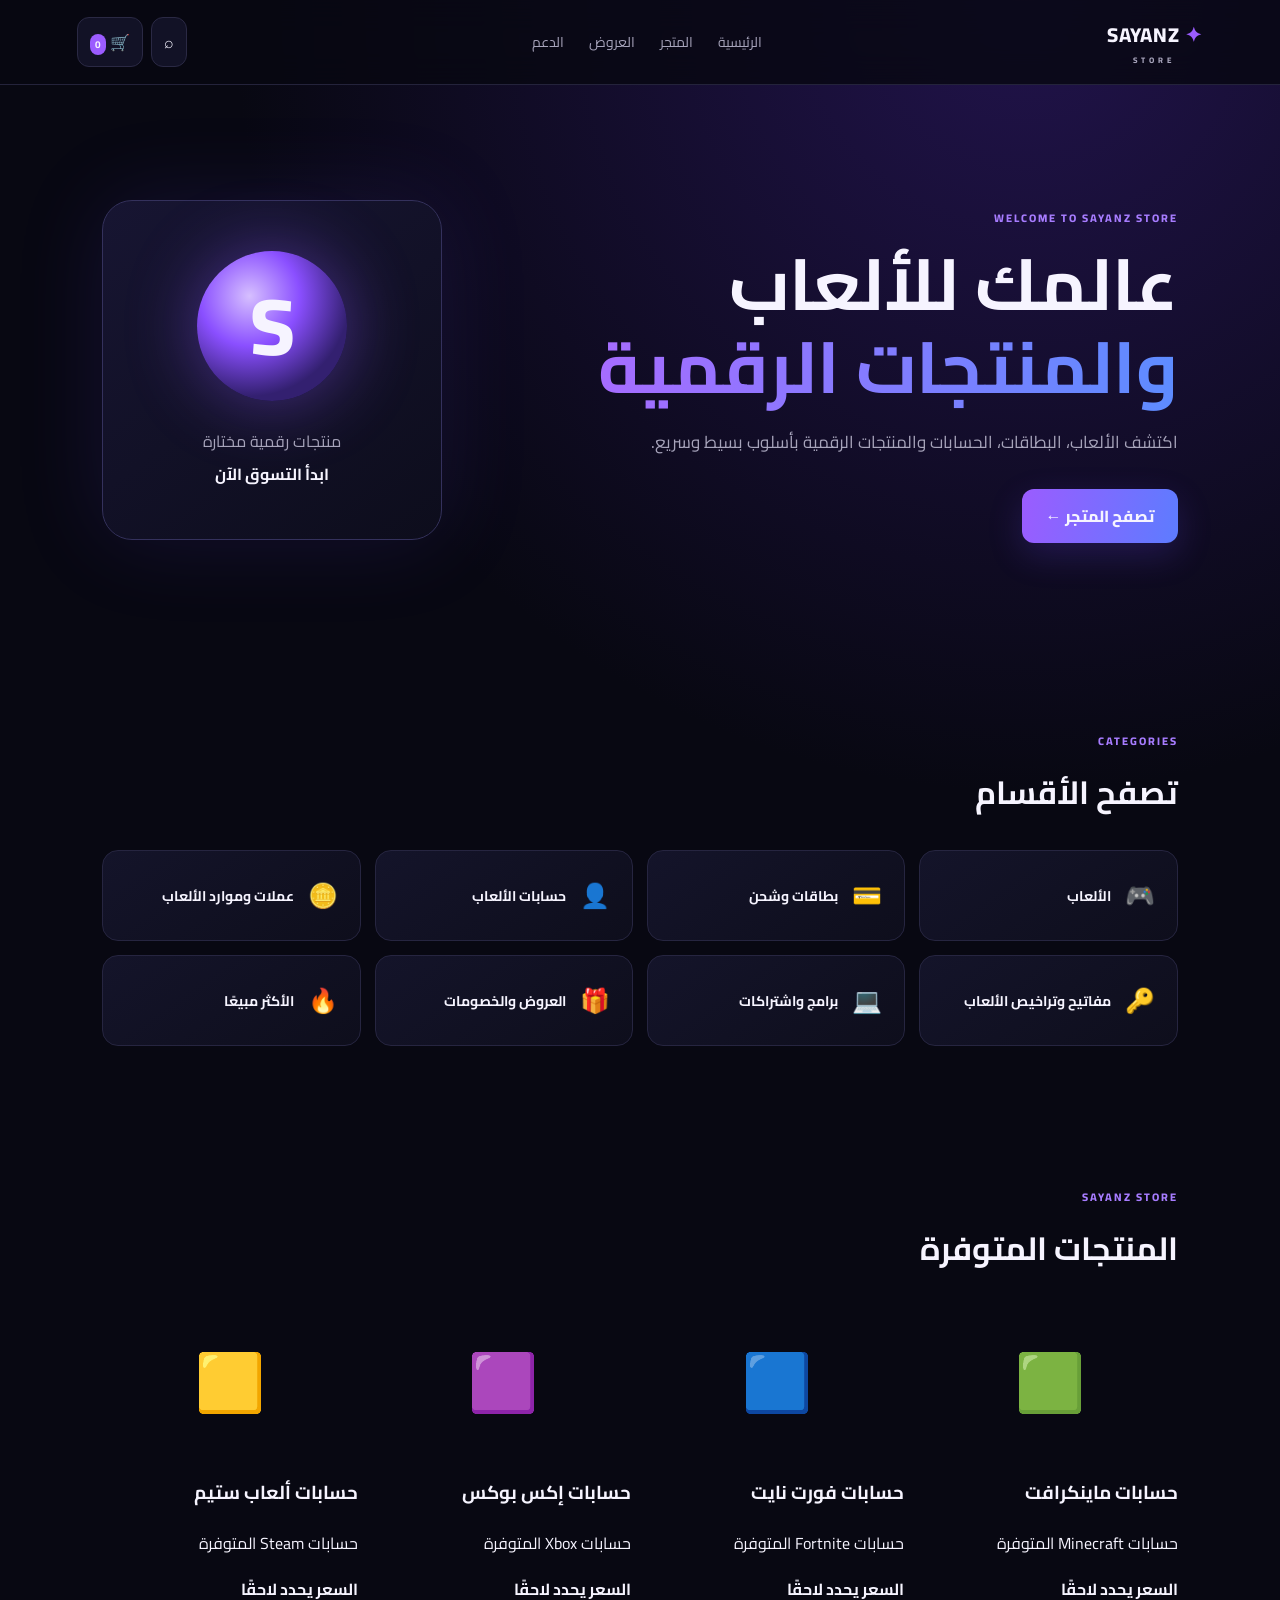
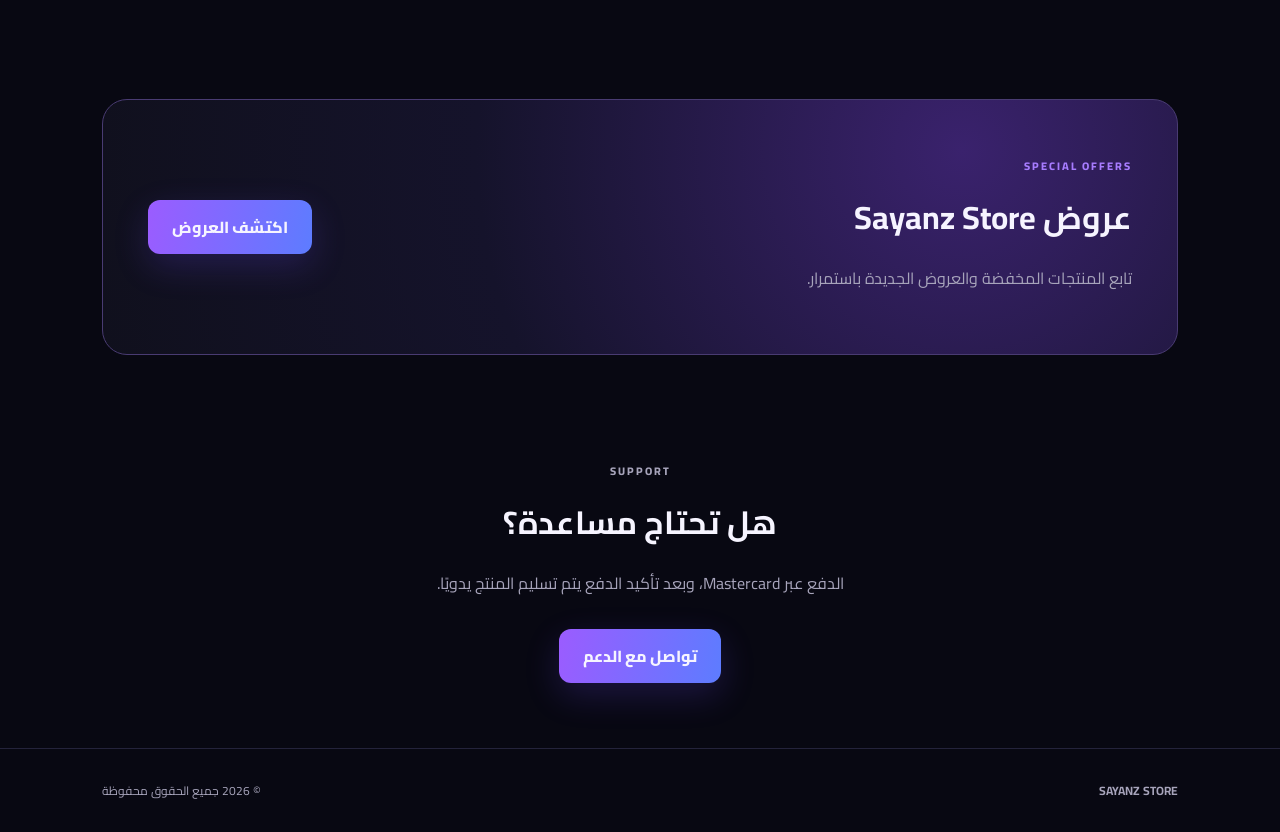
<file: index.html>
<!doctype html>
<html lang="ar" dir="rtl">
<head>
  <meta charset="utf-8">
  <meta name="viewport" content="width=device-width,initial-scale=1">
  <title>Sayanz Store | ساينز ستور</title>
  <meta name="description" content="Sayanz Store - ألعاب ومنتجات رقمية">
  <link rel="stylesheet" href="style.css">
</head>
<body>
  <header class="topbar">
    <a class="logo" href="#"><span>✦</span> SAYANZ <small>STORE</small></a>
    <nav>
      <a href="#home">الرئيسية</a>
      <a href="#store">المتجر</a>
      <a href="#offers">العروض</a>
      <a href="#support">الدعم</a>
    </nav>
    <div class="actions">
      <button aria-label="بحث">⌕</button>
      <button aria-label="السلة" onclick="openCart()">🛒 <b id="cartCount">0</b></button>
    </div>
  </header>

  <main>
    <section id="home" class="hero">
      <div>
        <p class="eyebrow">WELCOME TO SAYANZ STORE</p>
        <h1>عالمك للألعاب<br><span>والمنتجات الرقمية</span></h1>
        <p class="lead">اكتشف الألعاب، البطاقات، الحسابات والمنتجات الرقمية بأسلوب بسيط وسريع.</p>
        <a class="primary" href="#store">تصفح المتجر ←</a>
      </div>
      <div class="hero-card">
        <div class="orb">S</div>
        <p>منتجات رقمية مختارة</p>
        <strong>ابدأ التسوق الآن</strong>
      </div>
    </section>

    <section class="section">
      <div class="section-head"><div><p class="eyebrow">CATEGORIES</p><h2>تصفح الأقسام</h2></div></div>
      <div class="categories">
        <a href="#store">🎮<span>الألعاب</span></a>
        <a href="#store">💳<span>بطاقات وشحن</span></a>
        <a href="#store">👤<span>حسابات الألعاب</span></a>
        <a href="#store">🪙<span>عملات وموارد الألعاب</span></a>
        <a href="#store">🔑<span>مفاتيح وتراخيص الألعاب</span></a>
        <a href="#store">💻<span>برامج واشتراكات</span></a>
        <a href="#offers">🎁<span>العروض والخصومات</span></a>
        <a href="#store">🔥<span>الأكثر مبيعًا</span></a>
      </div>
    </section>

    <section id="store" class="section">
      <div class="section-head">
        <div><p class="eyebrow">SAYANZ STORE</p><h2>المنتجات المتوفرة</h2></div>
      </div>
      <div class="products available-products">
        <a class="product-card" href="#minecraft"><div class="product-art">🟩</div><div class="product-info"><h3>حسابات ماينكرافت</h3><p>حسابات Minecraft المتوفرة</p><strong>السعر يحدد لاحقًا</strong></div></a>
        <a class="product-card" href="#fortnite"><div class="product-art">🟦</div><div class="product-info"><h3>حسابات فورت نايت</h3><p>حسابات Fortnite المتوفرة</p><strong>السعر يحدد لاحقًا</strong></div></a>
        <a class="product-card" href="#xbox"><div class="product-art">🟪</div><div class="product-info"><h3>حسابات إكس بوكس</h3><p>حسابات Xbox المتوفرة</p><strong>السعر يحدد لاحقًا</strong></div></a>
        <a class="product-card" href="#steam"><div class="product-art">🟨</div><div class="product-info"><h3>حسابات ألعاب ستيم</h3><p>حسابات Steam المتوفرة</p><strong>السعر يحدد لاحقًا</strong></div></a>
      </div>
    </section>

    <section id="offers" class="offer">
      <div><p class="eyebrow">SPECIAL OFFERS</p><h2>عروض Sayanz Store</h2><p>تابع المنتجات المخفضة والعروض الجديدة باستمرار.</p></div>
      <a class="primary" href="#store">اكتشف العروض</a>
    </section>

    <section id="support" class="section support">
      <p class="eyebrow">SUPPORT</p><h2>هل تحتاج مساعدة؟</h2>
      <p>الدفع عبر Mastercard، وبعد تأكيد الدفع يتم تسليم المنتج يدويًا.</p>
      <button class="primary" onclick="alert('أضف رابط واتساب/تيليجرام هنا لاحقًا')">تواصل مع الدعم</button>
    </section>
  </main>

  <footer><strong>SAYANZ STORE</strong><span>© 2026 جميع الحقوق محفوظة</span></footer>

  <div class="modal" id="cartModal" onclick="if(event.target===this)closeCart()">
    <div class="cart">
      <button class="close" onclick="closeCart()">×</button>
      <h2>سلة المشتريات</h2>
      <div id="cartItems"></div>
      <div class="total"><span>المجموع</span><strong id="total">0 IQD</strong></div>
      <button class="primary full" onclick="checkout()">متابعة الدفع</button>
    </div>
  </div>

  <div class="modal" id="checkoutModal" onclick="if(event.target===this)closeCheckout()">
    <div class="cart">
      <button class="close" onclick="closeCheckout()">×</button>
      <h2>إتمام الطلب</h2>
      <p style="color:#a7a4bb;font-size:13px">أدخل بياناتك لإرسال الطلب. سيتم تأكيد الدفع والتسليم يدويًا.</p>
      <form id="orderForm" onsubmit="submitOrder(event)">
        <label>الاسم<input required id="customerName" placeholder="اسمك الكامل"></label>
        <label>البريد الإلكتروني<input required type="email" id="customerEmail" placeholder="example@email.com"></label>
        <label>رقم الهاتف<input required id="customerPhone" placeholder="07xxxxxxxxx"></label>
        <label>طريقة الدفع<div class="paybox">💳 Mastercard</div></label>
        <label>رقم/مرجع عملية الدفع<input id="paymentRef" placeholder="أدخل مرجع العملية إن وجد"></label>
        <button class="primary full" type="submit">إرسال الطلب</button>
      </form>
    </div>
  </div>
  <div class="modal" id="successModal">
    <div class="cart" style="text-align:center">
      <div style="font-size:48px">✅</div>
      <h2>تم إرسال طلبك</h2>
      <p id="orderNumber" style="color:#a7a4bb"></p>
      <p style="color:#a7a4bb">احتفظ برقم الطلب للتواصل مع الدعم.</p>
      <button class="primary" onclick="closeSuccess()">حسنًا</button>
    </div>
  </div>
  <script src="script.js"></script>
</body>
</html>
</file>
<file: style.css>
@import url('https://fonts.googleapis.com/css2?family=Cairo:wght@400;600;700;800&display=swap');
:root{--bg:#080812;--panel:#111124;--panel2:#171735;--text:#f6f4ff;--muted:#a7a4bb;--accent:#9b5cff;--accent2:#5d7cff}
*{box-sizing:border-box}html{scroll-behavior:smooth}body{margin:0;background:radial-gradient(circle at 80% 0%,#21134b 0,transparent 30%),var(--bg);color:var(--text);font-family:Cairo,Arial,sans-serif}a{text-decoration:none;color:inherit}button{font:inherit;cursor:pointer;color:inherit}
.topbar{position:sticky;top:0;z-index:10;display:flex;align-items:center;gap:32px;padding:16px 6%;background:rgba(8,8,18,.82);backdrop-filter:blur(16px);border-bottom:1px solid #24233b}.logo{font-weight:800;letter-spacing:1px;font-size:20px}.logo span{color:var(--accent)}.logo small{display:block;font-size:8px;letter-spacing:4px;color:var(--muted);margin-right:28px}nav{display:flex;gap:25px;margin:auto}nav a{color:var(--muted);font-size:14px}nav a:hover{color:#fff}.actions{display:flex;gap:8px}.actions button,.ghost{border:1px solid #2a2944;background:#121226;border-radius:12px;padding:9px 12px}.actions b{background:var(--accent);border-radius:8px;padding:1px 5px;font-size:10px}
.hero{min-height:570px;padding:80px 8%;display:flex;align-items:center;justify-content:space-between;gap:50px}.eyebrow{color:#a77cff;font-size:11px;font-weight:800;letter-spacing:2px}.hero h1{font-size:clamp(40px,6vw,72px);line-height:1.15;margin:15px 0}.hero h1 span{background:linear-gradient(90deg,#a66cff,#5d8cff);-webkit-background-clip:text;color:transparent}.lead{max-width:580px;color:var(--muted);font-size:17px;line-height:2;margin-bottom:30px}.primary{display:inline-block;border:0;border-radius:12px;padding:12px 24px;background:linear-gradient(100deg,var(--accent),var(--accent2));box-shadow:0 12px 35px #6f4cff33;font-weight:800}.hero-card{width:340px;height:340px;border:1px solid #34315c;border-radius:30px;background:linear-gradient(145deg,#171532,#0d0d1c);display:flex;flex-direction:column;align-items:center;justify-content:center;box-shadow:0 0 90px #714cff20}.orb{width:150px;height:150px;border-radius:50%;display:grid;place-items:center;font-size:80px;font-weight:800;background:radial-gradient(circle at 35% 30%,#d6bfff,#8a4fff 35%,#332070 70%);box-shadow:0 0 70px #8b55ff77}.hero-card p{color:var(--muted);margin:25px 0 3px}.section{padding:65px 8%}.section-head{display:flex;justify-content:space-between;align-items:end;margin-bottom:28px}.section h2,.offer h2,.support h2{font-size:32px;margin:4px 0 0}.categories{display:grid;grid-template-columns:repeat(4,1fr);gap:14px}.categories a{background:linear-gradient(145deg,#14142a,#0e0e1c);border:1px solid #262540;padding:22px;border-radius:16px;display:flex;gap:14px;align-items:center;font-size:24px;transition:.2s}.categories a:hover{transform:translateY(-3px);border-color:#6d58aa}.categories span{font-size:14px;font-weight:700}.products{display:grid;grid-template-columns:repeat(4,1fr);gap:18px}.product{background:#101020;border:1px solid #25243d;border-radius:18px;overflow:hidden}.pic{height:170px;background:linear-gradient(135deg,#272052,#15152c);display:grid;place-items:center;font-size:50px}.info{padding:16px}.info h3{margin:0 0 6px;font-size:15px}.info p{color:var(--muted);font-size:12px;margin:0 0 15px}.price{display:flex;justify-content:space-between;align-items:center}.price strong{font-size:16px}.add{border:0;background:#252044;border-radius:10px;padding:8px 12px;color:#d8caff}.offer{margin:30px 8%;padding:45px;border-radius:25px;border:1px solid #493b72;background:radial-gradient(circle at 80% 20%,#3a226d,#15132b 55%,#10101d);display:flex;align-items:center;justify-content:space-between}.offer p:not(.eyebrow),.support p{color:var(--muted)}.support{text-align:center}.support .primary{margin-top:15px}footer{border-top:1px solid #24233b;padding:30px 8%;display:flex;justify-content:space-between;color:var(--muted);font-size:12px}.modal{display:none;position:fixed;inset:0;background:#0009;z-index:30;align-items:center;justify-content:center;padding:20px}.modal.open{display:flex}.cart{width:min(500px,100%);background:#111124;border:1px solid #35325a;border-radius:20px;padding:25px;position:relative}.close{position:absolute;left:18px;top:14px;background:none;border:0;font-size:28px}.cart h2{margin-top:0}.cart-row{display:flex;justify-content:space-between;padding:14px 0;border-bottom:1px solid #272640}.total{display:flex;justify-content:space-between;padding:20px 0}.full{width:100%;text-align:center}
@media(max-width:800px){nav{display:none}.hero{padding-top:55px;flex-direction:column;text-align:center}.hero-card{width:260px;height:260px}.orb{width:110px;height:110px;font-size:55px}.categories{grid-template-columns:repeat(2,1fr)}.products{grid-template-columns:repeat(2,1fr)}.offer{margin:20px 5%;flex-direction:column;align-items:flex-start;gap:20px}.section{padding:45px 5%}}
@media(max-width:450px){.products{grid-template-columns:1fr}.categories{grid-template-columns:1fr}.hero h1{font-size:42px}}

label{display:block;text-align:right;font-size:12px;color:#c9c5d9;margin:13px 0}input{width:100%;margin-top:7px;background:#0b0b18;border:1px solid #2c2a48;color:#fff;border-radius:10px;padding:12px;font:inherit;outline:none}input:focus{border-color:#8d63ff}.paybox{margin-top:7px;padding:12px;border-radius:10px;background:#19172f;border:1px solid #40376c;color:#ddd}.cart form{margin-top:15px}

/* Available product categories */
.available-products { grid-template-columns: repeat(4, minmax(0, 1fr)); }
.available-products .product-card { text-decoration: none; color: inherit; }
.available-products .product-art { display:flex; align-items:center; justify-content:center; min-height:150px; font-size:56px; }
.available-products .product-info strong { display:block; margin-top:10px; }
@media (max-width: 900px) { .available-products { grid-template-columns: repeat(2, minmax(0, 1fr)); } }
@media (max-width: 560px) { .available-products { grid-template-columns: 1fr; } }
</file>
